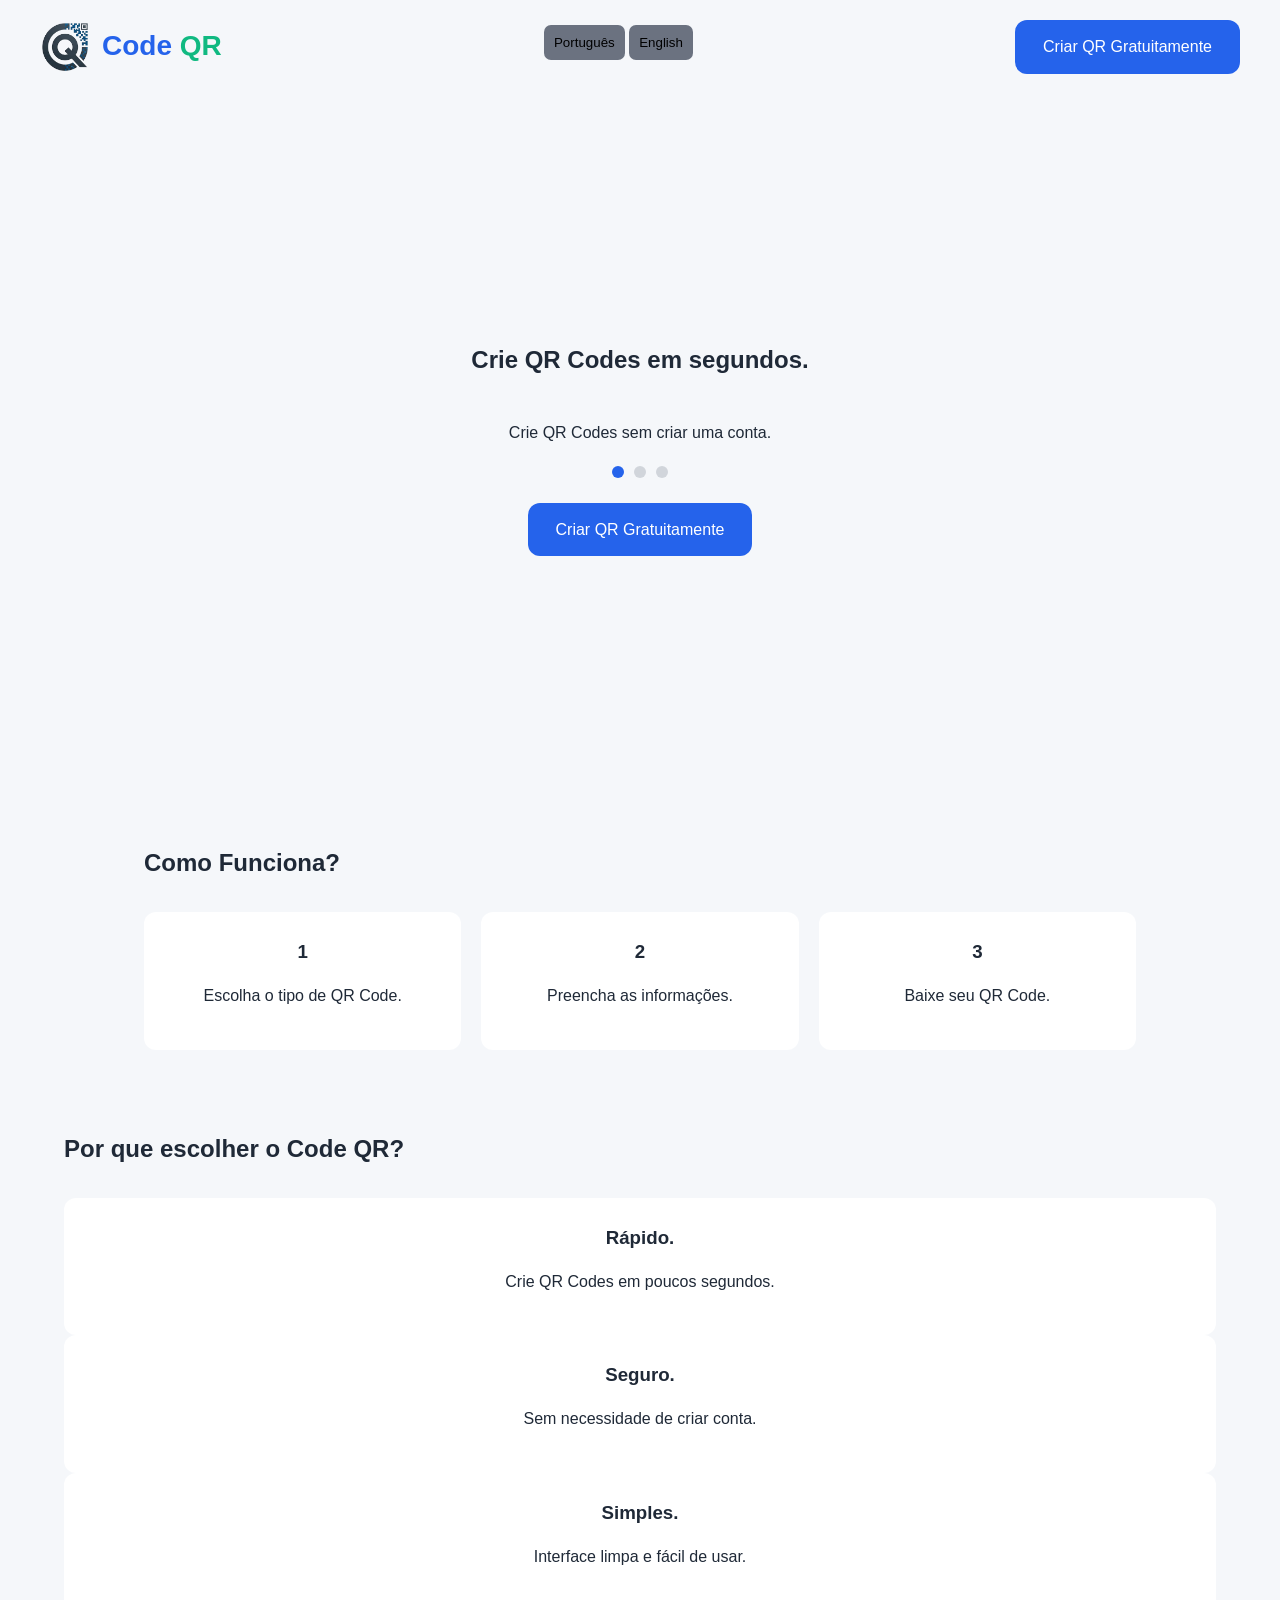
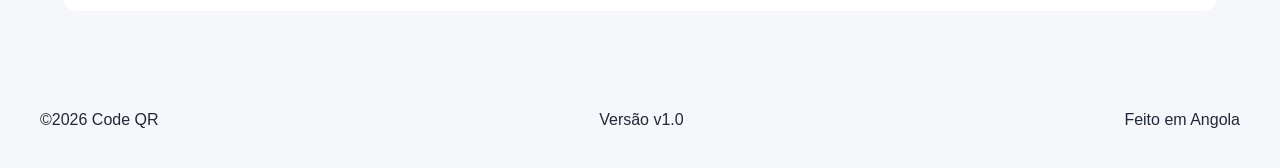
<file: index.html>
<!DOCTYPE html>
<html lang="pt-br">
<head>

    
<!-- Google tag (gtag.js) -->
<script async src="https://www.googletagmanager.com/gtag/js?id=G-6R6F9XSR3J"></script>
<script>
  window.dataLayer = window.dataLayer || [];
  function gtag(){dataLayer.push(arguments);}
  gtag('js', new Date());
  gtag('config', 'G-6R6F9XSR3J');
</script>

    <meta charset="UTF-8">
    <meta name="viewport" content="width=device-width, initial-scale=1.0">

    <title>CodeQR</title>

    <meta
        name="description"
        content="Crie QR Codes para links, textos, WI-FI, contactos e muito mais de forma rápida e segura gratuitamente"
    >

    <link rel="shortcut icon" href="assets/icone.png" type="image/x-icon">

    <link rel="stylesheet" href="css/style.css">
    <link rel="stylesheet" href="css/layout.css">
    <link rel="stylesheet" href="css/components.css">
    <link rel="stylesheet" href="css/responsive.css">
</head>

<body>

    <!-- CABEÇALHO -->

    <header id="header">

        <div class="logo">

            <img src="assets/icone.png" alt="logotipo">

            <h1>
                <span class="code">Code</span>
                <span class="qr">QR</span>
            </h1>

        </div>

        <div id="language-selector">

            <button id="btnPT">Português</button>
            <button id="btnEN">English</button>

        </div>

        <a
            href="html/create.html"
            class="btn-primary"
            id="qrforfree"
        >
            Criar QR Gratuitamente
        </a>

    </header>


    <!-- CORPO DO CODE QR -->

    <main>

        <!-- HERO -->

        <section id="hero">

            <h2 id="qrsecond">
                Crie QR Codes em segundos.
            </h2>

            <div class="slider">

                <p id="slider-text">
                    Crie QR Codes sem criar uma conta.
                </p>

                <div class="slider-dots">

                    <span class="active" data-slide="0"></span>

                    <span data-slide="1"></span>

                    <span data-slide="2"></span>

                </div>

            </div>

            <a
                href="html/create.html"
                class="btn-primary"
                id="qrforfree2"
            >
                Criar QR Gratuitamente
            </a>

        </section>


        <!-- COMO FUNCIONA -->

        <section id="how-it-works">

            <h2 id="howItWorks">
                Como Funciona?
            </h2>

            <div class="cards">

                <article class="card">

                    <h3>1</h3>

                    <p id="step1">
                        Escolha o tipo de QR Code.
                    </p>

                </article>


                <article class="card">

                    <h3>2</h3>

                    <p id="step2">
                        Preencha as informações.
                    </p>

                </article>


                <article class="card">

                    <h3>3</h3>

                    <p id="step3">
                        Baixe seu QR Code.
                    </p>

                </article>

            </div>

        </section>


        <!-- VANTAGENS -->

        <section id="advantages">

            <h2 id="whyCodeQR">
                Por que escolher o Code QR?
            </h2>

            <div class="cards"></div>


            <article class="card">

                <h3 id="fast">
                    Rápido.
                </h3>

                <p id="fastDescription">
                    Crie QR Codes em poucos segundos.
                </p>

            </article>


            <article class="card">

                <h3 id="safe">
                    Seguro.
                </h3>

                <p id="safeDescription">
                    Sem necessidade de criar conta.
                </p>

            </article>


            <article class="card">

                <h3 id="simple">
                    Simples.
                </h3>

                <p id="simpleDescription">
                    Interface limpa e fácil de usar.
                </p>

            </article>

        </section>

    </main>


    <!-- FOOTER -->

    <footer id="footer">

        <p>
            &copy;2026 Code QR
        </p>

        <p id="version">
            Versão v1.0
        </p>

        <p id="madeInAngola">
            Feito em Angola
        </p>

    </footer>


    <!-- JAVASCRIPT -->

    <script src="js/language-home.js"></script>
    <script src="js/app.js"></script>

</body>
</html>
</file>
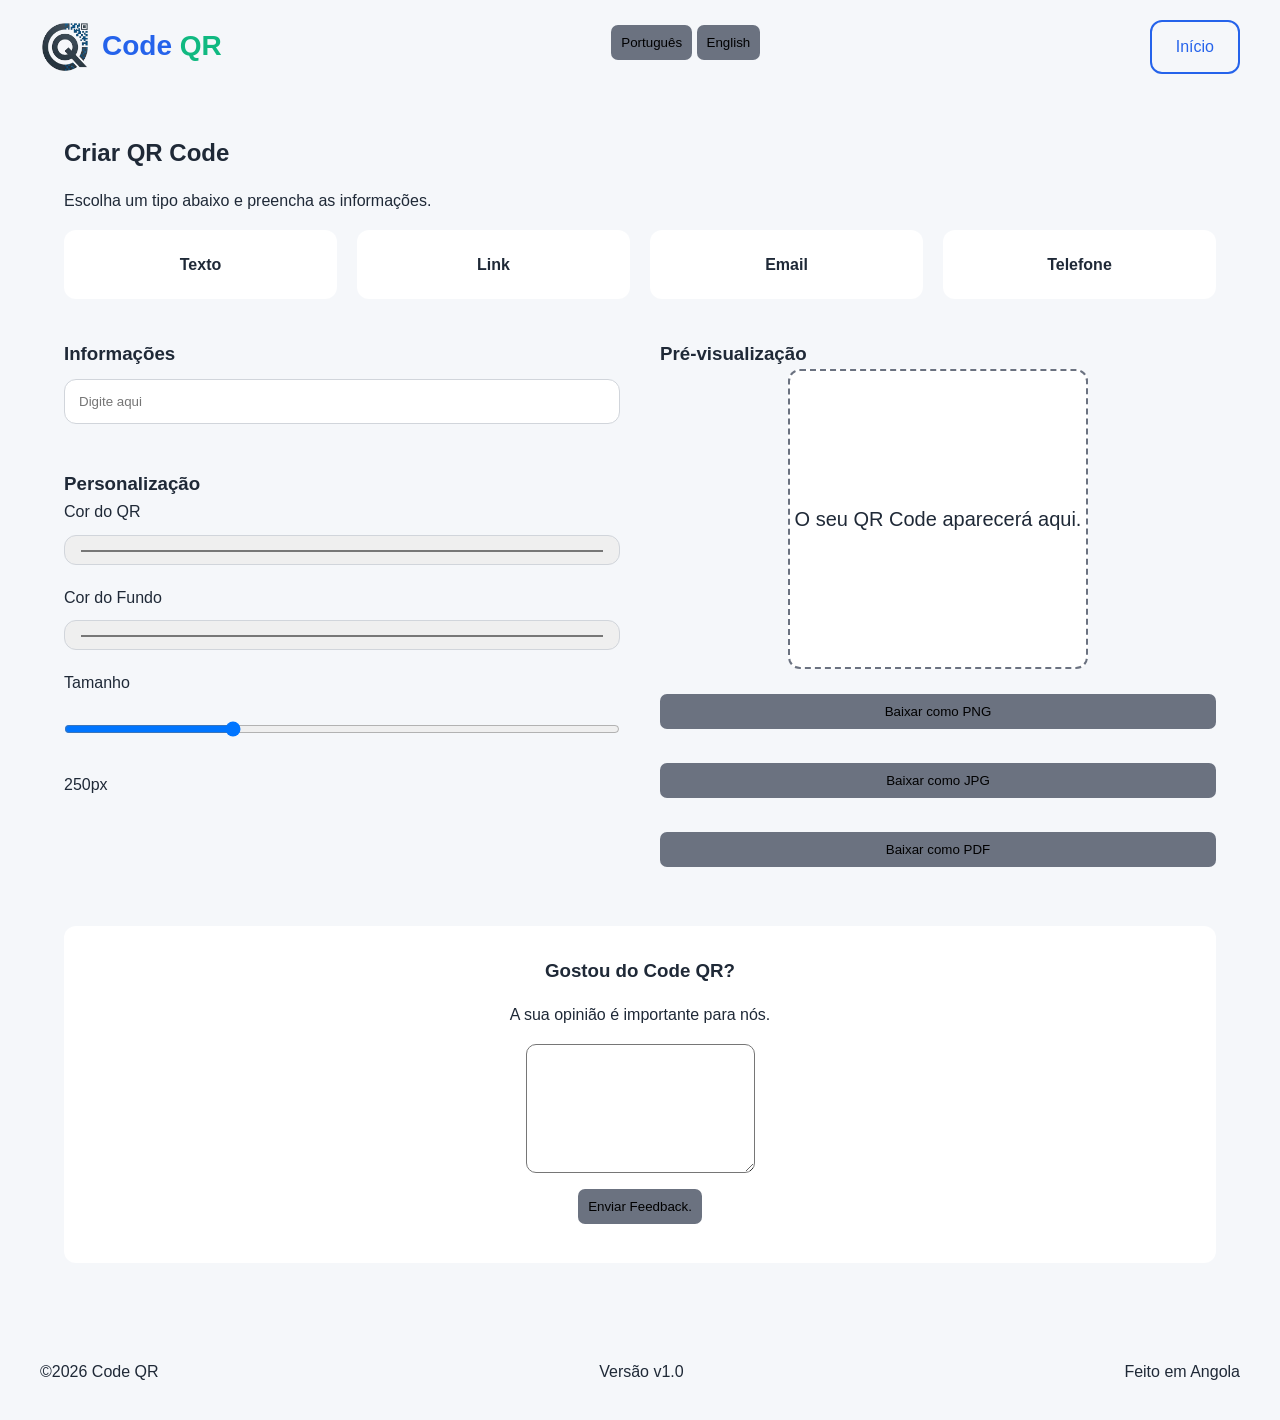
<file: html/create.html>
<!DOCTYPE html>
<html lang="pt-br">
<head>


<!-- Google tag (gtag.js) -->
<script async src="https://www.googletagmanager.com/gtag/js?id=G-6R6F9XSR3J"></script>
<script>
  window.dataLayer = window.dataLayer || [];
  function gtag(){dataLayer.push(arguments);}
  gtag('js', new Date());
  gtag('config', 'G-6R6F9XSR3J');
</script>

    <meta charset="UTF-8">
    <meta name="viewport" content="width=device-width, initial-scale=1.0">
    <title>Code QR-Criar QR</title>
<link rel="shortcut icon" href="../assets/icone.png" type="image/x-icon">
    <link rel="stylesheet" href="../css/style.css">
    <link rel="stylesheet" href="../css/layout.css">
    <link rel="stylesheet" href="../css/components.css">
    <link rel="stylesheet" href="../css/responsive.css">


</head>
<body>

       <!--CABEÇAÇLHO-->

    <header id="header">
        <div class="logo">
<img src="../assets/icone.png" alt="logotipo">


<h1>
    <span class="code">Code</span>
     <span class="qr">QR</span>
</h1>
        </div>


        <div id="language-selector">
            <button id="btnPT">Português</button>
            <button id="btnEN">English</button>
        </div>
        <a href="../index.html" class="btn-secondary"  id="home">
            Home
        </a>
    </header>

    <main>
<!-- Título-->
 <section id="page-title">
    <h2 id="createQR">Criar QR Code</h2>

    <p id="choice">Escolha um tipo abaixo e preencha as informações.</p>
 </section>

 <!--TIPOS-->
 <section id="qr-types">

<div class="type-card active" data-type="text" id="text">Texto</div>
<div class="type-card" data-type="link">Link</div>
<div class="type-card" data-type="email">Email</div>
<div class="type-card" data-type="phone" id="phone">Telefone</div>




 </section>

<!--Layout Principal-->
<div id="create-layout">

<!--Coluna Esquerda-->
<div class="left-column">

<!--Formulario-->
<section id="form-section">
<h3 id="information">Informações</h3>

<input type="text" placeholder="Digite aqui" id="qrInput">

</section>


<!--PERSONALIZACAO-->
<section class="customization">
    <h3 id="customization">Personalização</h3>

    <label id="qrColorLabel">Cor do QR</label>
    <input type="color" id="qrColor" value="#00C853">

    
    <label id="backgroundColorLabel">Cor do Fundo</label>
    <input type="color" id="bgColor" value="#FFFFFF">

    
    <label id="sizeLabel">Tamanho</label>
    <input 
    type="range"
    id="qrSize"
     min="150"
      max="500"
      value="250">
      <span id="sizeValue">250px</span>

</section>
</div>

<!--Coluna Direita-->
<div class="right-column">
<!--Pre-Visualizacao-->
<section id="preview-section">
<h3 id="preview">Pré-visualização</h3>
<div id="qr-preview">
    <p id="placeholder">
        O seu QR Code aparecerá aqui.
    </p>
</div>

</section>

<!--Download-->
<button id="downloadPNG">
    <span id="downloadPNGText">Baixar como PNG</span>
</button>

<button id="downloadJPG">
    <span id="downloadJPGText">Baixar como JPG</span>
</button>

<button id="downloadPDF">
    <span id="downloadPDFText">Baixar como PDF</span>
</button>


</section>

</div>


</div>


<!--FEEDBACK-->

<section id="feedback">
    <h3 id="feedbackTitle">Gostou do Code QR?</h3>

    <p id="feedbackDescription">A sua opinião é importante para nós...</p>

    <textarea
        id="feedbackText"
        placeholder="Escreva aqui a sua opinião..."
        rows="5">
    </textarea>

    <button id="btnFeedback">
        Enviar Feedback
    </button>
</section>
    </main>

    <!--FOOTER-->
    <footer id="footer">
        <p>&copy;2026 Code QR</p>
        <p id="version">Versão v1.0</p>
        <p id="madeinangola">Feito em Angola</p>
    </footer>

    <script src="../libs/qrcode.min.js"></script>
    <script src="../libs/jspdf.umd.min.js"></script>
    <script src="../js/generator.js"></script>
    <script src="../js/customization.js"></script>
    <script src="../js/download.js"></script>
    <script src="../js/feedback.js"></script>
    <script src="../js/language-create.js"></script>
    <script src="../js/app.js"></script>


</body>
</html>
</file>
<file: css/style.css>
*{
    margin: 0;
    padding: 0;
    box-sizing: border-box;
}

/* Raiz Das Cores*/
:root{
    --primary:#2563EB;
    --secondary:#10B981;
    --dark:#1F2937;
    --light:#FFFFFF;
    --gray:#6B7280;
    --background:#F5F7FA;
    --radius:12px;
    --transition:0.3s;
}

/*Estilizacao Do Corpo*/
body{
    font-family:"Poppins",sans-serif;
    background: var(--background);
    color: var(--dark);
    line-height: 1.6;
}

/*Links*/
a{
    text-decoration: none;
    color: inherit;
}

/*Imagens*/
img{
    max-width: 100%;
    display: block;
}

/*Botoes*/

button{
    cursor: pointer;
    border: none;
    transition: var(--transition);
    font-family: inherit;
    background-color:#6B7280;
    border-radius: 7px;
    padding: 10px;
    margin-bottom: 9px;

}
button:hover{
    cursor: pointer;
    border: none;
    font-family: inherit;
    background-color:#F5F7FA;
    color: #1c1c1d;
    border-radius: 7px;
    padding: 10px;

}

/*Inputs*/
input{
    font-family: inherit;
    outline: none;
}

/*Listas*/
ul{
    list-style: none;
}
p {
    display: block;
    margin-block-start: 1em;
    margin-block-end: 1em;
    margin-inline-start: 0px;
    margin-inline-end: 0px;
    unicode-bidi: isolate;
}
</file>
<file: css/layout.css>
.container{
    width: 90%;
    max-width: 1200px;
    margin: auto;
}

/*Cabecalho*/
header{
    display: flex;
    justify-content: space-between;
    align-items: center;
    padding: 20px 40px;
}

/*Logotipo*/

.logo{
    display: flex;
    align-items: center;
    gap: 12px;
}

/*Conteudo Principal*/
main{
    width: 90%;
    max-width: 1200px;
    margin: 40px auto;
}

/*Seccao HERO*/
#hero{
    display: flex;
    flex-direction: column;
    align-items: center;
    justify-content: center;
    text-align: center;
    gap: 25px;
    min-height: 70vh;
}


/*Como Funciona*/
#how-it-works{
    margin: 80px;
}

/*Vantagens*/
#advantage{
    margin-top: 80px;
}

/*Cards*/
.cards{
    display: grid;

    grid-template-columns: repeat(auto-fit,minmax(250px,1fr));
    gap: 20px;
    margin-top: 30px;
}

/*Create.HTML*/
#qr-types{
    display: grid;

    grid-template-columns: repeat(auto-fit,minmax(180px,1fr));
    gap: 20px;
    margin-bottom: 40px;
}

/*Area principal da area de criacao de codigo qr*/
#create-layout{
    display: grid;
    grid-template-columns: 1fr 1fr;
    gap: 40px;
}

/*Coluna Esquerda*/
.left-column{
    display: flex;
    flex-direction: column;
    gap: 25px;
}

/*Coluna direita*/
.right-column{
    display: flex;
    flex-direction: column;
    gap: 25px;
}


/*Rodape*/
footer{
    display: flex;
    justify-content: space-between;
    align-items: center;
    padding: 20px 40px;
    margin-top: 60px;
}
</file>
<file: css/components.css>
/* Raiz Das Cores*/
:root{
    --primary:#2563EB;
    --secondary:#10B981;
    --dark:#1F2937;
    --light:#FFFFFF;
    --gray:#6B7280;
    --background:#F5F7FA;
    --radius:12px;
    --transition:0.3s;
}

.logo img{
    width: 50px;
    height: 50px;
    object-fit: contain;
}
.logo h1{
    font-size: 28px;
    font-weight: 700;
}

.logo .code{
    color: var(--primary);

}

.logo .qr{
    color: var(--secondary);
}
/*Botoes*/
.btn-primary{
    background: var(--primary);
    color: var(--light);
    padding: 14px 28px;
    border-radius: var(--radius);
    transition: var(--transition);
}
.btn-primary:hover{
    background-color: var(--light);
    color: var(--primary);
    font-weight: bold;
}
.btn-secondary{
    background: transparent;
    color: var(--primary);
    border: 2px solid var(--primary);
    padding: 12px 24px;
    border-radius: var(--radius);
    transition: var(--transition);
}
.btn-secondary:hover{
    background-color: var(--primary);
    color: var(--light);
}

/*Cartoes Dos Tipos de Links*/
.type-card{
    background: var(--light);
    border-radius: var(--radius);
    padding: 20px;
    text-align: center;
    cursor: pointer;
    transition: var(--transition);
    border: 2px solid transparent;
    font-weight: 600;
}
.type-card:hover{
    border-color: var(--primary);
    transform: translateY(-5px);
}

/*Cards*/
.card{
    background: var(--light);
    padding: 25px;
    border-radius: var(--radius);
    text-align: center;
}

/*Inputs*/
input{
    width:100%;
    padding: 14px;
   border: 1px solid #D1D5DB;
   border-radius: var(--radius);
   margin-top: 10px;
   margin-bottom: 20px; 
}

/*Previsualizacao do codigo qr*/
#qr-preview{
    width: 300px;
    height: 300px;
    background: var(--light);
    border: 2px dashed var(--gray);
    border-radius: var(--radius);
    display: flex;
    justify-content: center;
    align-items: center;
    font-size: 20px;
    margin: auto;
}
/*Baixar QR*/
#download{
    display: flex;
    gap: 15px;
    flex-wrap: wrap;
    
    

}

/*Feedback*/
#feedback{
    background: var(--light);
    padding: 30px;
    border-radius: var(--radius);
    text-align: center;
    margin-top: 50px;
}
#btnFeedback{
    margin-top: 16px;
}
textarea{
    margin: auto;
    display: flex;
    padding: 26px;
    border-radius: 10px;
}

textarea:hover{
    margin: auto;
    display: flex;
    border-radius: 10px;
    border-color: var(--dark);
    
}



/*SLIDER*/

.slider{
    max-width: 650px;
    text-align: center;
}
.slider-dots{
    display: flex;
    justify-content: center;
    gap: 10px;
    margin-top: 20px;
}
.slider-dots span{
    width: 12px;
    height: 12px;
    border-radius: 50%;
    background: #D1D5DB;
    display: inline-block;
    cursor: pointer;
}
.slider-dots .active{
background: var(--primary);
}
</file>
<file: css/responsive.css>
/*Tablets*/ 
@media (max-width:992px){
    header{
        padding: 20px;
    }
    main{
        width: 95%;
    }
    #create-layout{
        grid-template-columns: 1fr;
    }
    footer{
        flex-direction:column ;
        gap: 10px;
        text-align: center;
    }
}

/*Telemoveis*/
@media (max-width:768px){
    header{
        flex-direction: column;
        gap: 20px;
        text-align: center;
    }
    #hero{
        min-height: auto;
        padding: 40px 0;
    }
    h1{
        font-size: 28px;
    }
    h2{
        font-size: 24px;
    }
    .cards{
        grid-template-columns: 1fr;
    }
    #qr-types{
        grid-template-columns: 1fr 1fr;
    }
    #download{
        flex-direction: column;
    }
    #qr-preview{
        width: 250px;
        height: 250px;
    }
}

/*Telemoveis pequenos*/
@media (max-width:480px){
    #qr-types{
        grid-template-columns: 1fr;
    }
    .btn-primary,
    .btn-secondary,
    button{
        width: 100%;
    }
    #qr-preview{
        width: 200px;
        height: 200px;
    }
}
</file>
